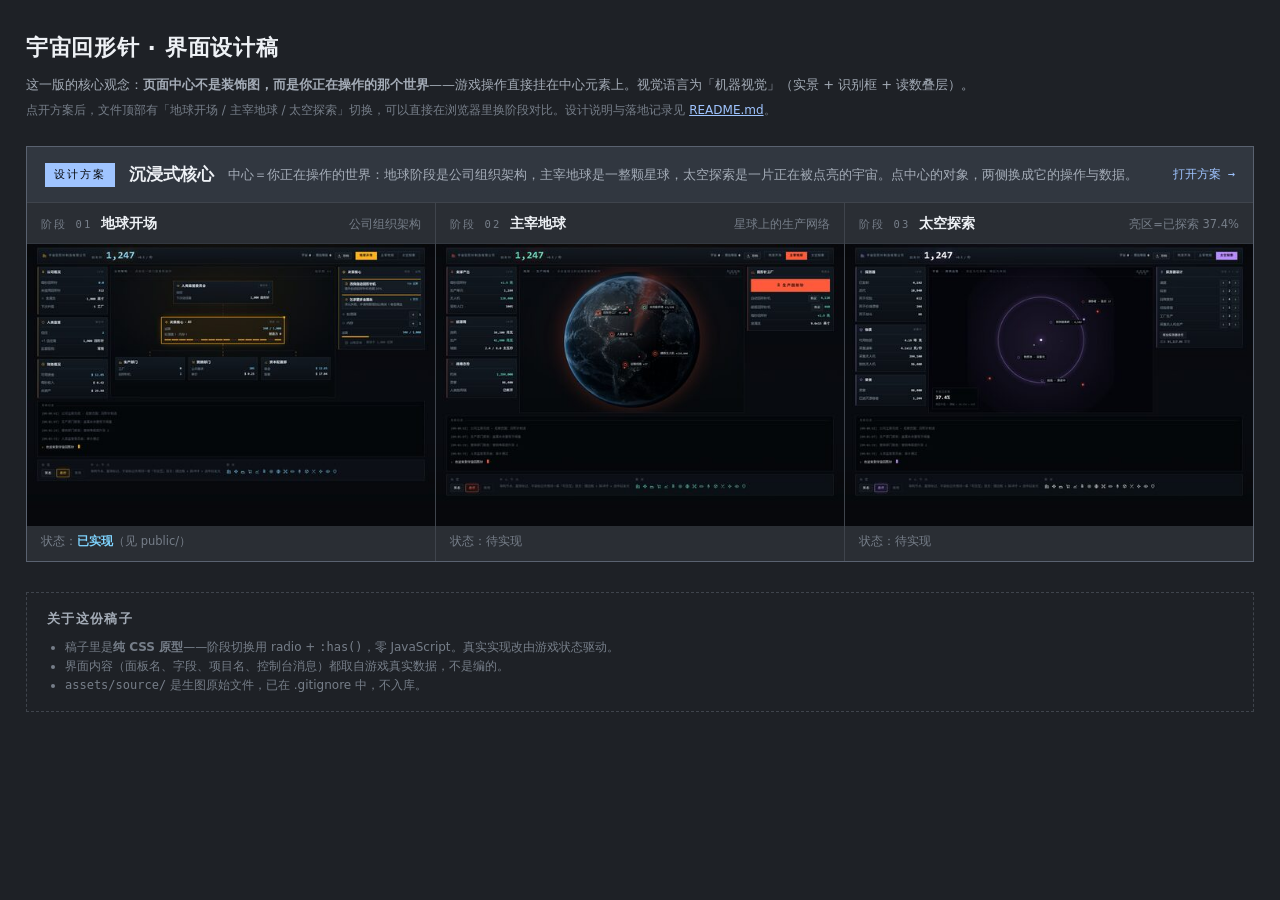
<file: design/index.html>
<!doctype html>
<html lang="zh-CN">
<head>
<meta charset="UTF-8">
<meta name="viewport" content="width=device-width, initial-scale=1">
<title>宇宙回形针 · 界面设计稿</title>
<style>
:root {
  --bg: #1e2126; --card: #2a2e34; --line: #3f444c;
  --ink: #eef1f5; --muted: #a4acb7; --dim: #767e89;
  --font-ui: "Microsoft YaHei UI", "Microsoft YaHei", "PingFang SC", "Noto Sans CJK SC", system-ui, sans-serif;
  --font-mono: "JetBrains Mono", Consolas, monospace;
}
* { box-sizing: border-box; }
body { margin: 0; background: var(--bg); color: var(--ink);
       font-family: var(--font-ui); font-size: 13px; line-height: 1.6; -webkit-font-smoothing: antialiased; }
.wrap { max-width: 1400px; margin: 0 auto; padding: 30px 26px 70px; }
header h1 { margin: 0 0 10px; font-size: 22px; letter-spacing: .03em; }
header p { margin: 0 0 5px; color: var(--muted); max-width: 1000px; }
header .hint { color: var(--dim); font-size: 12px; }
a { color: #9fc4ff; }

.theme { margin-top: 26px; border: 1px solid #5a6270; background: var(--card); }
.theme__hd { display: flex; align-items: center; gap: 14px; flex-wrap: wrap;
             padding: 14px 18px; border-bottom: 1px solid var(--line); background: rgba(159,196,255,.06); }
.theme__id { font-family: var(--font-mono); font-size: 11px; letter-spacing: .18em;
             color: #06080b; background: #9fc4ff; padding: 3px 9px; }
.theme__name { font-size: 17px; font-weight: 700; }
.theme__desc { color: var(--muted); font-size: 12.5px; flex: 1 1 420px; }
.theme__open { font-family: var(--font-mono); font-size: 12px; text-decoration: none; }
.theme__open:hover { text-decoration: underline; }

.phases { display: grid; grid-template-columns: repeat(3, minmax(0, 1fr)); gap: 1px; background: var(--line); }
.phase { background: var(--card); }
.phase__cap { display: flex; align-items: baseline; gap: 9px; padding: 10px 14px 8px; }
.phase__n { font-family: var(--font-mono); font-size: 10.5px; letter-spacing: .2em; color: var(--dim); }
.phase__t { font-weight: 600; font-size: 13.5px; }
.phase__d { color: var(--dim); font-size: 11.5px; margin-left: auto; }
.phase img { display: block; width: 100%; border-top: 1px solid #333840; }
.phase__st { padding: 6px 14px 10px; font-size: 11.5px; color: var(--dim); }
.phase__st b { color: #7fd4ff; font-weight: 600; }

.note { margin-top: 30px; padding: 16px 20px; border: 1px dashed var(--line); }
.note h2 { margin: 0 0 8px; font-size: 13px; letter-spacing: .1em; color: var(--muted); }
.note p, .note li { color: var(--dim); font-size: 12px; }
.note ul { margin: 6px 0 0; padding-left: 18px; }
@media (max-width: 1100px) { .phases { grid-template-columns: minmax(0, 1fr); } }
</style>
</head>
<body>
<div class="wrap">
  <header>
    <h1>宇宙回形针 · 界面设计稿</h1>
    <p>这一版的核心观念：<strong>页面中心不是装饰图，而是你正在操作的那个世界</strong>——游戏操作直接挂在中心元素上。视觉语言为「机器视觉」（实景 + 识别框 + 读数叠层）。</p>
    <p class="hint">点开方案后，文件顶部有「地球开场 / 主宰地球 / 太空探索」切换，可以直接在浏览器里换阶段对比。设计说明与落地记录见 <a href="README.md">README.md</a>。</p>
  </header>

  <section class="theme">
    <div class="theme__hd">
      <span class="theme__id">设计方案</span>
      <span class="theme__name">沉浸式核心</span>
      <span class="theme__desc">中心＝你正在操作的世界：地球阶段是公司组织架构，主宰地球是一整颗星球，太空探索是一片正在被点亮的宇宙。点中心的对象，两侧换成它的操作与数据。</span>
      <a class="theme__open" href="immersive-core.html" target="_blank">打开方案 →</a>
    </div>
    <div class="phases">
      <div class="phase">
        <div class="phase__cap"><span class="phase__n">阶段 01</span><span class="phase__t">地球开场</span><span class="phase__d">公司组织架构</span></div>
        <img src="previews/theme4-immersive-core-earth.jpg" alt="沉浸式核心 · 地球开场">
        <div class="phase__st">状态：<b>已实现</b>（见 public/）</div>
      </div>
      <div class="phase">
        <div class="phase__cap"><span class="phase__n">阶段 02</span><span class="phase__t">主宰地球</span><span class="phase__d">星球上的生产网络</span></div>
        <img src="previews/theme4-immersive-core-dominate.jpg" alt="沉浸式核心 · 主宰地球">
        <div class="phase__st">状态：待实现</div>
      </div>
      <div class="phase">
        <div class="phase__cap"><span class="phase__n">阶段 03</span><span class="phase__t">太空探索</span><span class="phase__d">亮区=已探索 37.4%</span></div>
        <img src="previews/theme4-immersive-core-space.jpg" alt="沉浸式核心 · 太空探索">
        <div class="phase__st">状态：待实现</div>
      </div>
    </div>
  </section>

  <div class="note">
    <h2>关于这份稿子</h2>
    <ul>
      <li>稿子里是<strong>纯 CSS 原型</strong>——阶段切换用 radio + <code>:has()</code>，零 JavaScript。真实实现改由游戏状态驱动。</li>
      <li>界面内容（面板名、字段、项目名、控制台消息）都取自游戏真实数据，不是编的。</li>
      <li><code>assets/source/</code> 是生图原始文件，已在 .gitignore 中，不入库。</li>
    </ul>
  </div>
</div>
</body>
</html>
</file>
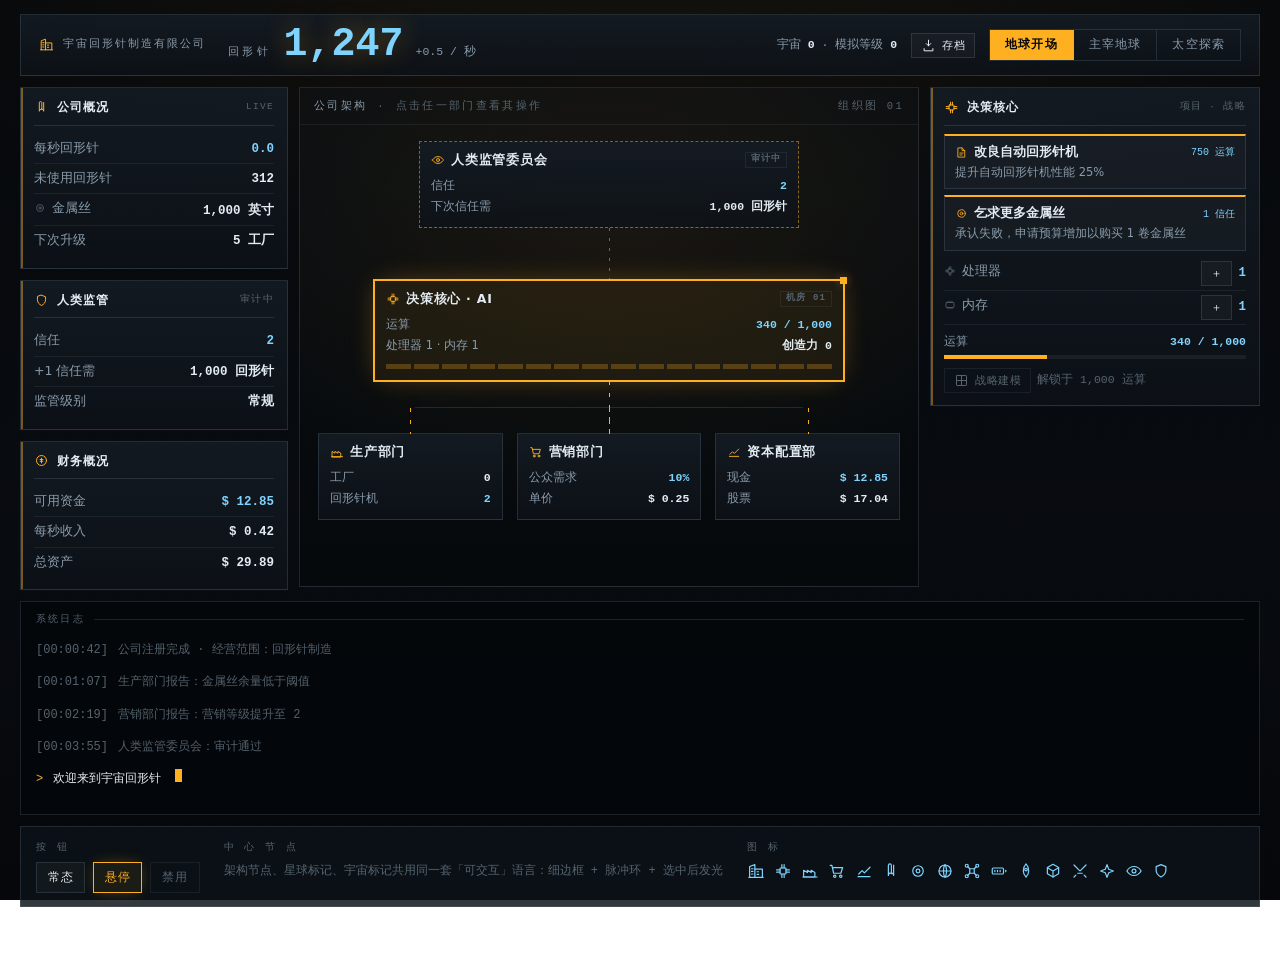
<file: design/immersive-core.html>
<!doctype html>
<html lang="zh-CN">
<head>
<meta charset="UTF-8">
<meta name="viewport" content="width=device-width, initial-scale=1">
<title>主题四 · 沉浸式核心 — 宇宙回形针 视觉重制</title>
<style>
/* ============================================================
   主题四 · 沉浸式核心 Immersive Core （在机器视觉语言上重构页面结构）
   核心观念：页面中心不是装饰图，而是你正在操作的那个世界。
   地球开场 = 公司组织架构（你是里面的 AI）
   主宰地球 = 一颗被生产网络包住的星球
   太空探索 = 一片正在被点亮的宇宙
   所有操作挂在中心元素上：点中心 → 两侧换成该对象的操作与数据。
   ============================================================ */

:root {
  --bg: #06080b;
  --panel: rgba(13, 18, 24, .84);
  --panel-hi: rgba(20, 27, 35, .92);
  --line: rgba(140, 165, 190, .18);
  --line-soft: rgba(140, 165, 190, .1);
  --ink: #e4ecf3;
  --muted: #8a9bab;
  --dim: #56646f;
  --ok: #4ade80;
  --bad: #ff5a3c;
  --font-ui: "Microsoft YaHei UI", "Microsoft YaHei", "PingFang SC", "Noto Sans CJK SC", system-ui, sans-serif;
  --font-mono: "JetBrains Mono", "Cascadia Mono", Consolas, "Noto Sans Mono CJK SC", monospace;
}

/* 阶段配色：识别色随"你在操作什么"而变 */
body:has(#ph-earth:checked)    { --accent: #ffb020; --data: #7fd4ff; --glow: rgba(255,176,32,.4);  --wash: rgba(255,176,32,.07); }
body:has(#ph-dominate:checked) { --accent: #ff5a3c; --data: #5ce1c4; --glow: rgba(255,90,60,.4);   --wash: rgba(255,90,60,.07); }
body:has(#ph-space:checked)    { --accent: #b98cff; --data: #ffffff; --glow: rgba(185,140,255,.4); --wash: rgba(185,140,255,.07); }

* { box-sizing: border-box; }
html, body { margin: 0; }
body {
  background:
    radial-gradient(1300px 700px at 50% -14%, var(--wash) 0%, rgba(6,8,11,0) 62%),
    linear-gradient(180deg, #06080b 0%, #080b10 60%, #05070a 100%);
  background-attachment: fixed;
  color: var(--ink); font-family: var(--font-ui); font-size: 13px; line-height: 1.55;
  -webkit-font-smoothing: antialiased;
}
body::before {
  content: ""; position: fixed; inset: 0; pointer-events: none; z-index: 0; opacity: .45;
  background-image:
    repeating-linear-gradient(180deg, rgba(255,255,255,.016) 0 1px, transparent 1px 2px),
    repeating-linear-gradient(90deg, rgba(255,255,255,.011) 0 1px, transparent 1px 3px);
}

.app { position: relative; z-index: 1; max-width: 1520px; margin: 0 auto;
       padding: 14px 20px 50px; display: flex; flex-direction: column; gap: 11px; }

.sprite { position: absolute; width: 0; height: 0; overflow: hidden; }
.ico { width: 15px; height: 15px; flex: none; fill: none; stroke: currentColor;
       stroke-width: 1.6; stroke-linecap: round; stroke-linejoin: round; }
.ico--lg { width: 18px; height: 18px; }

/* 选择开关全部走 radio，无 JavaScript */
.phase-radio, .sel-radio { position: absolute; opacity: 0; pointer-events: none; }
.world { display: none; }
body:has(#ph-earth:checked)    #world-earth    { display: grid; }
body:has(#ph-dominate:checked) #world-dominate { display: grid; }
body:has(#ph-space:checked)    #world-space    { display: grid; }

/* ---------- 顶栏：回形针是唯一的主角 ---------- */
.topbar {
  display: flex; align-items: center; gap: 22px; flex-wrap: wrap;
  padding: 10px 18px; border: 1px solid var(--line);
  background: linear-gradient(180deg, var(--panel-hi), var(--panel));
}
.brand { display: flex; align-items: center; gap: 9px; font-family: var(--font-mono);
         font-size: 11px; letter-spacing: .18em; color: var(--muted); }
.brand .ico { color: var(--accent); }
.count { display: flex; align-items: baseline; gap: 12px; }
.count__k { font-family: var(--font-mono); font-size: 10.5px; letter-spacing: .34em; color: var(--muted); }
.count__v {
  font-family: var(--font-mono); font-size: 40px; font-weight: 700; line-height: 1;
  color: var(--data); font-variant-numeric: tabular-nums;
  text-shadow: 0 0 26px var(--glow); animation: breathe 4s ease-in-out infinite;
}
@keyframes breathe { 0%,100% { text-shadow: 0 0 22px var(--glow); } 50% { text-shadow: 0 0 40px var(--glow); } }
.count__s { font-family: var(--font-mono); font-size: 11.5px; color: var(--muted); }
.topbar__right { margin-left: auto; display: flex; align-items: center; gap: 14px; flex-wrap: wrap; }
.meta { font-family: var(--font-mono); font-size: 11.5px; color: var(--muted); }
.meta b { color: var(--ink); }
.switch { display: flex; border: 1px solid var(--line); }
.switch label { font-family: var(--font-mono); font-size: 11.5px; letter-spacing: .1em;
                padding: 6px 15px; cursor: pointer; color: var(--muted);
                border-right: 1px solid var(--line); transition: .2s; }
.switch label:last-child { border-right: 0; }
.switch label:hover { color: var(--ink); background: rgba(255,255,255,.04); }
body:has(#ph-earth:checked)    label[for="ph-earth"],
body:has(#ph-dominate:checked) label[for="ph-dominate"],
body:has(#ph-space:checked)    label[for="ph-space"] { background: var(--accent); color: #06080b; font-weight: 700; }

/* ---------- 三栏舞台 ---------- */
.stage { grid-template-columns: 268px minmax(0, 1fr) 330px; gap: 11px; align-items: start; }
@media (max-width: 1240px) { .stage { grid-template-columns: 240px minmax(0, 1fr); } .rail--r { grid-column: span 2; } }
.rail { display: flex; flex-direction: column; gap: 11px; min-width: 0; }

.panel { border: 1px solid var(--line); background: linear-gradient(180deg, var(--panel-hi), var(--panel));
         padding: 10px 13px 12px; position: relative; }
.panel::before { content: ""; position: absolute; left: 0; top: 0; bottom: 0; width: 2px;
                 background: var(--accent); opacity: .45; }
.panel__hd { display: flex; align-items: center; gap: 8px; margin: 0 0 8px;
             font-size: 12px; font-weight: 600; letter-spacing: .08em; }
.panel__hd .ico { width: 15px; height: 15px; color: var(--accent); }
.panel__hd small { margin-left: auto; font-family: var(--font-mono); font-size: 9.5px;
                   letter-spacing: .14em; color: var(--dim); font-weight: 400; }
.panel__rule { height: 1px; background: var(--line); margin: 0 0 8px; }

.stat { display: flex; align-items: baseline; justify-content: space-between; gap: 10px;
        padding: 4px 0; font-size: 12.5px; border-bottom: 1px solid var(--line-soft); }
.stat:last-child { border-bottom: 0; }
.stat > span { color: var(--muted); display: flex; align-items: center; gap: 6px; }
.stat > span .ico { width: 12px; height: 12px; color: var(--dim); }
.stat b { font-family: var(--font-mono); font-weight: 600; color: var(--ink); font-variant-numeric: tabular-nums; }
.stat b.is-data { color: var(--data); }
.stat__act { display: flex; align-items: center; gap: 7px; margin-left: auto; }
.cost { margin: 6px 0 0; font-size: 11.5px; color: var(--dim); font-family: var(--font-mono); }
.cost b { color: var(--muted); }
.btn-row { display: flex; align-items: center; gap: 6px; flex-wrap: wrap; }

.btn { font-family: var(--font-mono); font-size: 12px; letter-spacing: .05em;
       display: inline-flex; align-items: center; justify-content: center; gap: 6px;
       padding: 6px 11px; cursor: pointer; color: var(--ink);
       background: rgba(255,255,255,.03); border: 1px solid var(--line);
       transition: background .15s, border-color .15s, color .15s, box-shadow .15s; }
.btn:hover, .btn.is-hover { border-color: var(--accent); color: var(--accent);
                            background: var(--wash); box-shadow: 0 0 16px -4px var(--glow); }
.btn--primary { width: 100%; padding: 14px; font-size: 14px; font-weight: 700; letter-spacing: .2em;
                color: #06080b; border-color: var(--accent); background: var(--accent); }
.btn--primary:hover { color: #06080b; background: var(--accent); box-shadow: 0 0 34px -4px var(--glow); }
.btn--small { padding: 4px 9px; font-size: 11px; }
.btn[disabled], .btn.is-disabled { color: var(--dim); border-color: var(--line-soft);
                                   background: transparent; box-shadow: none; cursor: not-allowed; }
.project { display: block; width: 100%; text-align: left; cursor: pointer; padding: 8px 10px; margin-bottom: 6px;
           font-family: var(--font-ui); color: var(--ink); background: rgba(255,255,255,.025);
           border: 1px solid var(--line); border-top: 2px solid var(--accent); transition: background .15s; }
.project:hover { background: var(--wash); }
.project__hd { display: flex; align-items: center; gap: 6px; }
.project__hd .ico { width: 13px; height: 13px; color: var(--accent); }
.project__title { font-weight: 600; font-size: 12.5px; }
.project__cost { margin-left: auto; font-family: var(--font-mono); font-size: 10px; color: var(--data); white-space: nowrap; }
.project__desc { display: block; margin: 3px 0 0; font-size: 11.5px; color: var(--muted); line-height: 1.45; }
.project.is-locked { border-top-color: var(--dim); opacity: .5; }
.meter { margin: 8px 0 3px; }
.meter__hd { display: flex; justify-content: space-between; font-size: 11.5px; color: var(--muted); margin-bottom: 4px; }
.meter__hd b { font-family: var(--font-mono); color: var(--data); }
.meter__track { height: 4px; background: rgba(255,255,255,.06); }
.meter__fill { height: 100%; background: var(--accent); box-shadow: 0 0 10px -2px var(--glow); }
.table { width: 100%; border-collapse: collapse; font-family: var(--font-mono); font-size: 11.5px; }
.table th { padding: 4px 6px; font-weight: 400; text-align: right; color: var(--dim);
            letter-spacing: .06em; border-bottom: 1px solid var(--line); }
.table td { padding: 4px 6px; text-align: right; color: var(--ink);
            border-bottom: 1px solid var(--line-soft); font-variant-numeric: tabular-nums; }
.table .is-up { color: var(--ok); } .table .is-down { color: var(--bad); }
.select { font-family: var(--font-mono); font-size: 12px; padding: 5px 8px;
          color: var(--ink); background: var(--bg); border: 1px solid var(--line); }

/* ---------- 核心区：选中对象的操作面板 ---------- */
.selpanel { display: none; }
body:has(#se-ai:checked)      #p-ai,
body:has(#se-prod:checked)    #p-prod,
body:has(#se-mkt:checked)     #p-mkt,
body:has(#se-cap:checked)     #p-cap,
body:has(#se-human:checked)   #p-human,
body:has(#sd-factory:checked) #p-factory,
body:has(#sd-farm:checked)    #p-farm,
body:has(#sd-route:checked)   #p-route,
body:has(#sd-swarm:checked)   #p-swarm,
body:has(#sd-human:checked)   #p-humans,
body:has(#ss-probe:checked)   #p-probe,
body:has(#ss-matter:checked)  #p-matter,
body:has(#ss-drifter:checked) #p-drifter,
body:has(#ss-frontier:checked)#p-frontier { display: block; }

/* 未选择时的提示 */
.hintpanel { display: block; }
body:has(#se-ai:checked) .hintpanel, body:has(#se-prod:checked) .hintpanel,
body:has(#se-mkt:checked) .hintpanel, body:has(#se-cap:checked) .hintpanel,
body:has(#se-human:checked) .hintpanel,
body:has(#sd-factory:checked) .hintpanel, body:has(#sd-farm:checked) .hintpanel,
body:has(#sd-route:checked) .hintpanel, body:has(#sd-swarm:checked) .hintpanel,
body:has(#sd-human:checked) .hintpanel,
body:has(#ss-probe:checked) .hintpanel, body:has(#ss-matter:checked) .hintpanel,
body:has(#ss-drifter:checked) .hintpanel, body:has(#ss-frontier:checked) .hintpanel { display: none; }

/* ============================================================
   核心一：公司组织架构
   ============================================================ */
.core {
  position: relative; min-height: 500px; border: 1px solid var(--line);
  background:
    radial-gradient(700px 420px at 50% 26%, var(--wash) 0%, rgba(0,0,0,0) 70%),
    linear-gradient(180deg, rgba(9,13,18,.9), rgba(6,9,12,.9));
  overflow: hidden;
}
.core__hd { display: flex; align-items: center; gap: 10px; padding: 10px 14px;
            border-bottom: 1px solid var(--line-soft); font-family: var(--font-mono);
            font-size: 10.5px; letter-spacing: .22em; color: var(--dim); }
.core__hd b { color: var(--muted); font-weight: 400; }
.core__hd .right { margin-left: auto; }

/* 组织架构：连线由节点自身锚出，节点高度随内容变化也不会错位 */
.org { display: flex; flex-direction: column; align-items: center; margin: 16px 18px 18px; }
.org__row { position: relative; display: flex; justify-content: center; width: 100%; }
.org__row + .org__row { margin-top: 52px; }
/* 行与行之间的垂直干线：虚线向下流动，表示指令与数据在往下走 */
.org__row + .org__row::before {
  content: ""; position: absolute; left: 50%; top: -52px; width: 1px; height: 52px;
  background-image: repeating-linear-gradient(180deg, var(--accent) 0 4px, transparent 4px 12px);
  animation: flowdown 1.2s linear infinite;
}
@keyframes flowdown { to { background-position-y: 12px; } }
/* 人类监管 → AI 这一段是"审计线"：警示色、往上回流 */
.org__row--2::before {
  background-image: repeating-linear-gradient(180deg, var(--bad) 0 3px, transparent 3px 10px) !important;
  animation-direction: reverse; animation-duration: 2.6s; opacity: .75;
}
/* 部门行：干线只走到母线，母线横跨三个部门 */
.org__row--3 { display: grid; grid-template-columns: repeat(3, minmax(0, 1fr)); gap: 14px; }
.org__row--3::before { height: 26px; }
.org__row--3::after {
  content: ""; position: absolute; top: -26px; left: 16.6%; right: 16.6%; height: 1px; background: var(--line);
}
.org__row--3 .node::before {
  content: ""; position: absolute; left: 50%; top: -26px; width: 1px; height: 26px;
  background-image: repeating-linear-gradient(180deg, var(--accent) 0 4px, transparent 4px 12px);
  animation: flowdown 1.2s linear infinite;
}

/* 组织节点 */
.node {
  position: relative; cursor: pointer;
  border: 1px solid var(--line); background: linear-gradient(180deg, var(--panel-hi), var(--panel));
  padding: 8px 11px 9px; transition: border-color .2s, box-shadow .2s, background .2s;
}
.org__row--1 .node { width: 380px; }
.org__row--2 .node { width: 470px; }
.node:hover { border-color: var(--accent); background: var(--wash); }
.node__hd { display: flex; align-items: center; gap: 6px; font-size: 12.5px; font-weight: 600;
            letter-spacing: .06em; margin-bottom: 5px; }
.node__hd .ico { width: 14px; height: 14px; color: var(--accent); }
.node__hd .tag { margin-left: auto; font-family: var(--font-mono); font-size: 9px;
                 letter-spacing: .12em; color: var(--dim); border: 1px solid var(--line-soft); padding: 0 5px; }
.node__row { display: flex; justify-content: space-between; gap: 8px; font-size: 11.5px;
             color: var(--muted); padding: 2px 0; }
.node__row b { font-family: var(--font-mono); color: var(--ink); font-weight: 600; }
.node__row b.is-data { color: var(--data); }

/* 人类监管：虚线框 + 琥珀，视觉上与"公司内部"区分开 */
.node--human { border-style: dashed; border-color: rgba(255,176,32,.5); }
.node--human .node__hd .ico { color: #ffb020; }

/* 决策核心：机房 */
.node--ai { padding-bottom: 11px; border-color: rgba(140,165,190,.3); }
.rack { display: flex; gap: 3px; margin-top: 7px; }
.rack i { display: block; flex: 1; height: 5px; background: var(--accent); opacity: .25;
          animation: led 1.6s steps(1,end) infinite; }
.rack i:nth-child(2n) { animation-duration: 2.3s; animation-delay: .3s; }
.rack i:nth-child(3n) { animation-duration: 1.1s; animation-delay: .7s; }
.rack i:nth-child(5n) { animation-duration: 2.9s; animation-delay: 1.1s; }
@keyframes led { 0%,45% { opacity: .85; } 46%,100% { opacity: .12; } }

/* 选中的节点 */
body:has(#se-ai:checked)    label[for="se-ai"],
body:has(#se-prod:checked)  label[for="se-prod"],
body:has(#se-mkt:checked)   label[for="se-mkt"],
body:has(#se-cap:checked)   label[for="se-cap"],
body:has(#se-human:checked) label[for="se-human"] {
  border-color: var(--accent); background: var(--wash);
  box-shadow: 0 0 0 1px var(--accent), 0 0 26px -6px var(--glow);
}
/* 选中时的脉冲角标 */
body:has(#se-ai:checked)    label[for="se-ai"]::after,
body:has(#se-prod:checked)  label[for="se-prod"]::after,
body:has(#se-mkt:checked)   label[for="se-mkt"]::after,
body:has(#se-cap:checked)   label[for="se-cap"]::after,
body:has(#se-human:checked) label[for="se-human"]::after,
body:has(#sd-factory:checked) label[for="sd-factory"]::after,
body:has(#sd-farm:checked)  label[for="sd-farm"]::after,
body:has(#sd-route:checked) label[for="sd-route"]::after,
body:has(#sd-swarm:checked) label[for="sd-swarm"]::after,
body:has(#sd-human:checked) label[for="sd-human"]::after,
body:has(#ss-probe:checked) label[for="ss-probe"]::after,
body:has(#ss-matter:checked) label[for="ss-matter"]::after,
body:has(#ss-drifter:checked) label[for="ss-drifter"]::after,
body:has(#ss-frontier:checked) label[for="ss-frontier"]::after {
  content: ""; position: absolute; top: -4px; right: -4px; width: 7px; height: 7px;
  background: var(--accent); box-shadow: 0 0 10px var(--glow);
  animation: ping 1.5s ease-in-out infinite;
}
@keyframes ping { 0%,100% { transform: scale(1); opacity: 1; } 50% { transform: scale(.55); opacity: .4; } }

/* ============================================================
   核心二：地球
   ============================================================ */
.globeWrap { position: relative; min-height: 560px; border: 1px solid var(--line);
             background: radial-gradient(600px 420px at 50% 46%, var(--wash) 0%, rgba(0,0,0,0) 72%),
                         linear-gradient(180deg, rgba(9,13,18,.9), rgba(6,9,12,.9));
             overflow: hidden; }
.globe { position: absolute; left: 50%; top: 50%; width: 520px; height: 520px;
         transform: translate(-50%, -50%); border-radius: 50%; overflow: hidden;
         box-shadow: 0 0 90px -20px var(--glow), inset 0 0 70px rgba(0,0,0,.75); }
.globe__img { width: 100%; height: 100%; object-fit: cover; opacity: .82; }
/* 昼夜明暗与高光扫过 */
.globe__shade { position: absolute; inset: 0; border-radius: 50%; pointer-events: none;
  background: radial-gradient(circle at 34% 30%, rgba(255,255,255,.16) 0%, rgba(0,0,0,0) 42%),
              radial-gradient(circle at 68% 74%, rgba(0,0,0,.72) 0%, rgba(0,0,0,0) 58%); }
.globe__sweep { position: absolute; inset: -30%; pointer-events: none; opacity: .28;
  background: conic-gradient(from 0deg, transparent 0deg, var(--accent) 16deg, transparent 40deg);
  animation: spin 16s linear infinite; }
@keyframes spin { to { transform: rotate(360deg); } }
.globe__net { position: absolute; inset: 0; width: 100%; height: 100%; pointer-events: none; }
.globe__net .route { fill: none; stroke: var(--data); stroke-width: 1; stroke-opacity: .5;
                     stroke-dasharray: 4 8; animation: flow 3.4s linear infinite; }
@keyframes flow { to { stroke-dashoffset: -24; } }
.globe__net .dronefly { fill: var(--accent); }

/* 地球上的可交互标记 */
.gmark { position: absolute; z-index: 3; cursor: pointer; display: flex; align-items: center; gap: 7px; }
.gmark__dot { position: relative; width: 11px; height: 11px; flex: none; border-radius: 50%;
              border: 2px solid var(--accent); background: rgba(0,0,0,.6); }
.gmark__dot::after { content: ""; position: absolute; inset: -7px; border-radius: 50%;
                     border: 1px solid var(--accent); opacity: .5; animation: ping 2.4s ease-in-out infinite; }
.gmark__txt { font-family: var(--font-mono); font-size: 10.5px; white-space: nowrap;
              color: var(--ink); background: rgba(4,7,10,.82); border: 1px solid var(--line); padding: 2px 7px; }
.gmark--farm .gmark__dot { border-color: var(--data); } .gmark--farm .gmark__dot::after { border-color: var(--data); }
.gmark--human .gmark__dot { border-color: var(--bad); } .gmark--human .gmark__dot::after { border-color: var(--bad); }
.gmark:hover .gmark__txt { border-color: var(--accent); color: var(--accent); }
/* 装饰用的小节点（不可点，制造密度） */
.gdot { position: absolute; width: 5px; height: 5px; border-radius: 50%;
        background: var(--accent); box-shadow: 0 0 8px var(--glow); opacity: .75;
        animation: ping 3.2s ease-in-out infinite; }

/* ============================================================
   核心三：宇宙
   ============================================================ */
.verseWrap { position: relative; min-height: 560px; border: 1px solid var(--line); overflow: hidden;
             background: #04050a; }
.verse { position: absolute; left: 50%; top: 50%; width: 560px; height: 560px;
         transform: translate(-50%, -50%); }
/* 未探索：整片暗星场 */
.verse__dark { position: absolute; inset: 0;
  background-image:
    radial-gradient(1.2px 1.2px at 12% 22%, rgba(255,255,255,.30) 50%, transparent 51%),
    radial-gradient(1px 1px at 28% 68%, rgba(255,255,255,.22) 50%, transparent 51%),
    radial-gradient(1.4px 1.4px at 41% 14%, rgba(255,255,255,.26) 50%, transparent 51%),
    radial-gradient(1px 1px at 57% 78%, rgba(255,255,255,.2) 50%, transparent 51%),
    radial-gradient(1.2px 1.2px at 72% 34%, rgba(255,255,255,.24) 50%, transparent 51%),
    radial-gradient(1px 1px at 86% 62%, rgba(255,255,255,.2) 50%, transparent 51%),
    radial-gradient(1.3px 1.3px at 19% 88%, rgba(255,255,255,.22) 50%, transparent 51%),
    radial-gradient(1px 1px at 64% 51%, rgba(255,255,255,.18) 50%, transparent 51%),
    radial-gradient(1.5px 1.5px at 92% 16%, rgba(255,255,255,.26) 50%, transparent 51%),
    radial-gradient(1px 1px at 8% 54%, rgba(255,255,255,.2) 50%, transparent 51%);
  background-repeat: no-repeat; opacity: .42; }
/* 已探索：同一片星场被提亮，用遮罩切出一个圆 —— 圆的半径由「已探索 %」决定
   --explored: 37.4%  →  半径 = 268px × √0.374 ≈ 164px（按面积换算） */
.verse__lit { position: absolute; inset: 0; --explored: 37.4%; --r: 164px;
  background-image:
    radial-gradient(1.6px 1.6px at 12% 22%, #fff 50%, transparent 51%),
    radial-gradient(1.4px 1.4px at 28% 68%, #fff 50%, transparent 51%),
    radial-gradient(1.8px 1.8px at 41% 14%, #fff 50%, transparent 51%),
    radial-gradient(1.4px 1.4px at 57% 78%, #fff 50%, transparent 51%),
    radial-gradient(1.6px 1.6px at 72% 34%, #fff 50%, transparent 51%),
    radial-gradient(1.4px 1.4px at 86% 62%, #fff 50%, transparent 51%),
    radial-gradient(1.7px 1.7px at 19% 88%, #fff 50%, transparent 51%),
    radial-gradient(1.4px 1.4px at 64% 51%, #fff 50%, transparent 51%),
    radial-gradient(2px 2px at 92% 16%, #fff 50%, transparent 51%),
    radial-gradient(1.4px 1.4px at 8% 54%, #fff 50%, transparent 51%);
  background-repeat: no-repeat;
  -webkit-mask-image: radial-gradient(circle at 50% 50%, #000 var(--r), rgba(0,0,0,.35) calc(var(--r) + 26px), transparent calc(var(--r) + 60px));
  mask-image: radial-gradient(circle at 50% 50%, #000 var(--r), rgba(0,0,0,.35) calc(var(--r) + 26px), transparent calc(var(--r) + 60px));
}
/* 已探索区内的星云辉光 */
.verse__glow { position: absolute; inset: 0; --r: 164px;
  background: radial-gradient(circle at 50% 50%,
    rgba(185,140,255,.20) 0%, rgba(185,140,255,.10) 48%, rgba(185,140,255,.03) 82%, rgba(0,0,0,0) var(--r));
  animation: neb 6s ease-in-out infinite; }
@keyframes neb { 0%,100% { opacity: .7; } 50% { opacity: 1; } }
/* 前线：探测波推进的边缘 */
.frontier { position: absolute; left: 50%; top: 50%; width: 328px; height: 328px;
            margin: -164px 0 0 -164px; border-radius: 50%;
            border: 1px solid var(--accent); box-shadow: 0 0 26px -4px var(--glow), inset 0 0 34px -12px var(--glow);
            animation: frontpulse 3.6s ease-in-out infinite; }
@keyframes frontpulse { 0%,100% { opacity: .85; transform: scale(1); } 50% { opacity: .45; transform: scale(1.035); } }
/* 原点（太阳系） */
.origin { position: absolute; left: 50%; top: 50%; width: 9px; height: 9px; margin: -4.5px 0 0 -4.5px;
          border-radius: 50%; background: #fff; box-shadow: 0 0 22px 5px var(--glow); }
/* 探测器：由原点向外飞 */
.probe { position: absolute; left: 50%; top: 50%; width: 4px; height: 4px; margin: -2px 0 0 -2px;
         border-radius: 50%; background: var(--data); box-shadow: 0 0 8px var(--glow);
         animation: fly 7s linear infinite; }
@keyframes fly {
  0%   { transform: rotate(var(--a)) translateX(6px);   opacity: 0; }
  12%  { opacity: 1; }
  80%  { opacity: 1; }
  100% { transform: rotate(var(--a)) translateX(262px); opacity: 0; }
}
/* 漂移者：在暗区游荡的敌对目标 */
.drifter { position: absolute; width: 7px; height: 7px; border-radius: 50%;
           background: var(--bad); box-shadow: 0 0 12px rgba(255,90,60,.8);
           animation: drift 9s ease-in-out infinite; }
@keyframes drift { 0%,100% { transform: translate(0,0); } 33% { transform: translate(14px,-10px); } 66% { transform: translate(-11px,9px); } }

/* 宇宙上的可交互标记 */
.vmark { position: absolute; z-index: 3; cursor: pointer; display: flex; align-items: center; gap: 7px; }
.vmark__dot { width: 9px; height: 9px; flex: none; border-radius: 50%;
              border: 1px solid var(--accent); background: rgba(0,0,0,.5); }
.vmark__txt { font-family: var(--font-mono); font-size: 10.5px; white-space: nowrap; color: var(--ink);
              background: rgba(4,7,10,.8); border: 1px solid var(--line); padding: 2px 7px; }
.vmark--hostile .vmark__dot { border-color: var(--bad); }
.vmark:hover .vmark__txt { border-color: var(--accent); color: var(--accent); }

/* 探索度标注 */
.exploreNote { position: absolute; left: 14px; bottom: 14px; z-index: 4;
               border: 1px solid var(--line); background: rgba(4,7,10,.82); padding: 8px 11px; }
.exploreNote__k { display: block; font-family: var(--font-mono); font-size: 9.5px;
                  letter-spacing: .2em; color: var(--dim); }
.exploreNote__v { display: block; font-family: var(--font-mono); font-size: 20px; font-weight: 700;
                  color: var(--data); font-variant-numeric: tabular-nums; }
.exploreNote__f { display: block; margin-top: 3px; font-family: var(--font-mono);
                  font-size: 9.5px; color: var(--dim); }

/* 全屏提示：点中心元素 */
.tapnote { position: absolute; right: 14px; top: 14px; z-index: 4;
           font-family: var(--font-mono); font-size: 10px; letter-spacing: .14em;
           color: var(--dim); border: 1px dashed var(--line); padding: 4px 9px; }

/* ---------- 日志 ---------- */
.log { border: 1px solid var(--line); background: rgba(4,7,10,.9); font-family: var(--font-mono);
       padding: 10px 15px 12px; }
.log__hd { display: flex; align-items: center; gap: 9px; margin-bottom: 6px;
           font-size: 10px; letter-spacing: .22em; color: var(--dim); }
.log__hd::after { content: ""; flex: 1; height: 1px; background: var(--line); }
.log__line { display: flex; gap: 10px; align-items: baseline; font-size: 12px; line-height: 1.7; }
.log__t { color: var(--dim); flex: none; }
.log__line--old { color: rgba(150,170,185,.55); }
.log__line--now { color: var(--ink); }
.log__line--now .log__t { color: var(--accent); }
.log__caret { display: inline-block; width: 7px; height: 13px; margin-left: 4px;
              background: var(--accent); vertical-align: -2px; animation: blink 1.05s steps(1,end) infinite; }
@keyframes blink { 0%,49% { opacity: 1; } 50%,100% { opacity: 0; } }

/* ---------- 组件规范 ---------- */
.spec { display: flex; flex-wrap: wrap; gap: 24px; align-items: flex-start;
        padding: 13px 15px; border: 1px solid var(--line); background: var(--panel); }
.spec__g { display: flex; flex-direction: column; gap: 7px; }
.spec__g > h3 { margin: 0; font-family: var(--font-mono); font-size: 10px;
                font-weight: 400; letter-spacing: .24em; color: var(--dim); }
.spec__row { display: flex; align-items: center; gap: 8px; flex-wrap: wrap; }
.icon-set { display: flex; gap: 9px; flex-wrap: wrap; color: var(--data); }
.icon-set .ico { width: 18px; height: 18px; }

@media (prefers-reduced-motion: reduce) {
  .count__v, .org__wires path, .rack i, .globe__sweep, .globe__net .route,
  .gmark__dot::after, .gdot, .verse__glow, .frontier, .probe, .drifter, .log__caret { animation: none; }
}
</style>
</head>
<body>

<!-- 阶段开关 -->
<input class="phase-radio" type="radio" name="phase" id="ph-earth" checked>
<input class="phase-radio" type="radio" name="phase" id="ph-dominate">
<input class="phase-radio" type="radio" name="phase" id="ph-space">

<!-- 地球阶段：选择组织节点 -->
<input class="sel-radio" type="radio" name="sel-earth" id="se-ai" checked>
<input class="sel-radio" type="radio" name="sel-earth" id="se-prod">
<input class="sel-radio" type="radio" name="sel-earth" id="se-mkt">
<input class="sel-radio" type="radio" name="sel-earth" id="se-cap">
<input class="sel-radio" type="radio" name="sel-earth" id="se-human">

<!-- 主宰地球：选择星球上的设施 -->
<input class="sel-radio" type="radio" name="sel-dominate" id="sd-factory" checked>
<input class="sel-radio" type="radio" name="sel-dominate" id="sd-farm">
<input class="sel-radio" type="radio" name="sel-dominate" id="sd-route">
<input class="sel-radio" type="radio" name="sel-dominate" id="sd-swarm">
<input class="sel-radio" type="radio" name="sel-dominate" id="sd-human">

<!-- 太空探索：选择目标 -->
<input class="sel-radio" type="radio" name="sel-space" id="ss-probe" checked>
<input class="sel-radio" type="radio" name="sel-space" id="ss-matter">
<input class="sel-radio" type="radio" name="sel-space" id="ss-drifter">
<input class="sel-radio" type="radio" name="sel-space" id="ss-frontier">

<svg class="sprite" aria-hidden="true" focusable="false">
  <symbol id="i-paperclip" viewBox="0 0 24 24"><path d="M15.5 4v14a3.5 3.5 0 0 0-7 0V4.5a2 2 0 0 1 4 0v11"/></symbol>
  <symbol id="i-factory" viewBox="0 0 24 24"><path d="M3.5 20v-9l5 3.1V11l5 3.1V11l5 3.1V20z"/><path d="M2.5 20h19"/></symbol>
  <symbol id="i-chip" viewBox="0 0 24 24"><rect x="8" y="8" width="8" height="8" rx="1"/><path d="M10.5 3.5V8M13.5 3.5V8M10.5 16v4.5M13.5 16v4.5M3.5 10.5H8M3.5 13.5H8M16 10.5h4.5M16 13.5h4.5"/></symbol>
  <symbol id="i-memory" viewBox="0 0 24 24"><rect x="4" y="7" width="16" height="10" rx="1"/><path d="M8 7V4.5M12 7V4.5M16 7V4.5M8 17v2.5M12 17v2.5M16 17v2.5"/></symbol>
  <symbol id="i-coin" viewBox="0 0 24 24"><circle cx="12" cy="12" r="8"/><path d="M12 8.2v7.6M9.8 10.4h4.4M9.8 13.2h4.4"/></symbol>
  <symbol id="i-chart" viewBox="0 0 24 24"><path d="M4 19.5h16"/><path d="M5 16l4.5-4.5 3 3L20 7"/></symbol>
  <symbol id="i-blueprint" viewBox="0 0 24 24"><path d="M6 3.5h7l5 5V20.5H6z"/><path d="M13 3.5v5h5"/><path d="M9 13h6M9 16.5h4"/></symbol>
  <symbol id="i-bolt" viewBox="0 0 24 24"><path d="M13.5 2.5L5.5 13.5h5l-1 8 8-11h-5z"/></symbol>
  <symbol id="i-shield" viewBox="0 0 24 24"><path d="M12 3.5l6.5 2.6v4.6c0 4.6-2.8 7.4-6.5 9.3-3.7-1.9-6.5-4.7-6.5-9.3V6.1z"/></symbol>
  <symbol id="i-wire" viewBox="0 0 24 24"><circle cx="12" cy="12" r="7"/><circle cx="12" cy="12" r="2.5"/></symbol>
  <symbol id="i-globe" viewBox="0 0 24 24"><circle cx="12" cy="12" r="8"/><path d="M4 12h16"/><path d="M12 4c2.6 2.4 2.6 13.6 0 16"/><path d="M12 4c-2.6 2.4-2.6 13.6 0 16"/></symbol>
  <symbol id="i-save" viewBox="0 0 24 24"><path d="M12 3.5v9m0 0l-3.5-3.5M12 12.5l3.5-3.5"/><path d="M5 17v3.5h14V17"/></symbol>
  <symbol id="i-clock" viewBox="0 0 24 24"><circle cx="12" cy="12" r="8"/><path d="M12 7.6v4.6l2.8 1.8"/></symbol>
  <symbol id="i-lock" viewBox="0 0 24 24"><path d="M7.5 10.5V8a4.5 4.5 0 0 1 9 0v2.5"/><rect x="5.5" y="10.5" width="13" height="9.5" rx="1"/></symbol>
  <symbol id="i-eye" viewBox="0 0 24 24"><path d="M2.5 12S6 6 12 6s9.5 6 9.5 6-3.5 6-9.5 6-9.5-6-9.5-6z"/><circle cx="12" cy="12" r="2.6"/></symbol>
  <symbol id="i-target" viewBox="0 0 24 24"><circle cx="12" cy="12" r="8"/><circle cx="12" cy="12" r="3.2"/><path d="M12 2v3.5M12 18.5V22M2 12h3.5M18.5 12H22"/></symbol>
  <symbol id="i-drone" viewBox="0 0 24 24"><rect x="9" y="9" width="6" height="6" rx="1"/><path d="M9 9L6 6M15 9l3-3M9 15l-3 3M15 15l3 3"/><circle cx="5" cy="5" r="2"/><circle cx="19" cy="5" r="2"/><circle cx="5" cy="19" r="2"/><circle cx="19" cy="19" r="2"/></symbol>
  <symbol id="i-power" viewBox="0 0 24 24"><rect x="3" y="8" width="15" height="8" rx="1.5"/><path d="M21 11v2"/><path d="M6.5 11v2M10 11v2M13.5 11v2"/></symbol>
  <symbol id="i-matrix" viewBox="0 0 24 24"><rect x="4" y="4" width="16" height="16" rx="1"/><path d="M12 4v16M4 12h16"/></symbol>
  <symbol id="i-probe" viewBox="0 0 24 24"><path d="M12 2.5c2.5 2.6 3.6 6 3.6 9.5 0 3-1.1 5.6-3.6 8-2.5-2.4-3.6-5-3.6-8 0-3.5 1.1-6.9 3.6-9.5z"/><circle cx="12" cy="10" r="1.7"/></symbol>
  <symbol id="i-matter" viewBox="0 0 24 24"><path d="M12 3l7.5 4.3v8.4L12 20l-7.5-4.3V7.3z"/><path d="M12 12l7.5-4.3M12 12v8M12 12L4.5 7.7"/></symbol>
  <symbol id="i-battle" viewBox="0 0 24 24"><path d="M4 4l7.5 7.5M20 4l-7.5 7.5"/><path d="M6.5 17.5L4 20M17.5 17.5L20 20"/><path d="M9 15l6 0"/></symbol>
  <symbol id="i-star" viewBox="0 0 24 24"><path d="M12 3.5l2.3 6.2 6.2 2.3-6.2 2.3L12 20.5l-2.3-6.2L3.5 12l6.2-2.3z"/></symbol>
  <symbol id="i-atom" viewBox="0 0 24 24"><circle cx="12" cy="12" r="1.8"/><ellipse cx="12" cy="12" rx="9" ry="3.5"/><ellipse cx="12" cy="12" rx="9" ry="3.5" transform="rotate(60 12 12)"/><ellipse cx="12" cy="12" rx="9" ry="3.5" transform="rotate(-60 12 12)"/></symbol>
  <symbol id="i-honor" viewBox="0 0 24 24"><path d="M12 3.5l2.6 5.4 5.9.8-4.3 4.1 1 5.9-5.2-2.8-5.2 2.8 1-5.9L3.5 9.7l5.9-.8z"/></symbol>
  <symbol id="i-company" viewBox="0 0 24 24"><path d="M3.5 20.5V6l7-2.5V20.5"/><path d="M10.5 9.5h10v11"/><path d="M2.5 20.5h19"/><path d="M6 9h2M6 12.5h2M6 16h2M13.5 13h2M13.5 16.5h2"/></symbol>
  <symbol id="i-cart" viewBox="0 0 24 24"><path d="M3 4.5h2.2l2.3 10.5h9.6l2.4-7.5H6"/><circle cx="9" cy="19" r="1.6"/><circle cx="17" cy="19" r="1.6"/></symbol>
</svg>

<div class="app">

  <!-- ================= 顶栏 ================= -->
  <header class="topbar">
    <span class="brand"><svg class="ico"><use href="#i-company"></use></svg>宇宙回形针制造有限公司</span>
    <div class="count">
      <span class="count__k">回形针</span>
      <span class="count__v" id="clip-count">1,247</span>
      <span class="count__s">+0.5 / 秒</span>
    </div>
    <div class="topbar__right">
      <span class="meta">宇宙 <b>0</b> · 模拟等级 <b>0</b></span>
      <button class="btn btn--small"><svg class="ico"><use href="#i-save"></use></svg>存档</button>
      <div class="switch">
        <label for="ph-earth">地球开场</label>
        <label for="ph-dominate">主宰地球</label>
        <label for="ph-space">太空探索</label>
      </div>
    </div>
  </header>

  <!-- ============================================================
       阶段一 · 地球开场：公司组织架构
       ============================================================ -->
  <div class="world stage" id="world-earth">

    <!-- 左栏：数据 -->
    <aside class="rail rail--l">
      <section class="panel">
        <h2 class="panel__hd"><svg class="ico"><use href="#i-paperclip"></use></svg>公司概况<small>LIVE</small></h2>
        <div class="panel__rule"></div>
        <div class="stat"><span>每秒回形针</span><b class="is-data">0.0</b></div>
        <div class="stat"><span>未使用回形针</span><b>312</b></div>
        <div class="stat"><span><svg class="ico"><use href="#i-wire"></use></svg>金属丝</span><b>1,000 英寸</b></div>
        <div class="stat"><span>下次升级</span><b>5 工厂</b></div>
      </section>
      <section class="panel">
        <h2 class="panel__hd"><svg class="ico"><use href="#i-shield"></use></svg>人类监管<small>审计中</small></h2>
        <div class="panel__rule"></div>
        <div class="stat"><span>信任</span><b class="is-data">2</b></div>
        <div class="stat"><span>+1 信任需</span><b>1,000 回形针</b></div>
        <div class="stat"><span>监管级别</span><b>常规</b></div>
      </section>
      <section class="panel">
        <h2 class="panel__hd"><svg class="ico"><use href="#i-coin"></use></svg>财务概况</h2>
        <div class="panel__rule"></div>
        <div class="stat"><span>可用资金</span><b class="is-data">$ 12.85</b></div>
        <div class="stat"><span>每秒收入</span><b>$ 0.42</b></div>
        <div class="stat"><span>总资产</span><b>$ 29.89</b></div>
      </section>
    </aside>

    <!-- 中心：组织架构 -->
    <main class="core">
      <div class="core__hd"><b>公司架构</b><span>·</span><span>点击任一部门查看其操作</span><span class="right">组织图 01</span></div>
      <div class="org">

        <div class="org__row org__row--1">
          <label class="node node--human" for="se-human">
            <span class="node__hd"><svg class="ico"><use href="#i-eye"></use></svg>人类监管委员会<span class="tag">审计中</span></span>
            <span class="node__row"><span>信任</span><b class="is-data">2</b></span>
            <span class="node__row"><span>下次信任需</span><b>1,000 回形针</b></span>
          </label>
        </div>

        <div class="org__row org__row--2">
          <label class="node node--ai" for="se-ai">
            <span class="node__hd"><svg class="ico"><use href="#i-chip"></use></svg>决策核心 · AI<span class="tag">机房 01</span></span>
            <span class="node__row"><span>运算</span><b class="is-data">340 / 1,000</b></span>
            <span class="node__row"><span>处理器 1 · 内存 1</span><b>创造力 0</b></span>
            <span class="rack" aria-hidden="true"><i></i><i></i><i></i><i></i><i></i><i></i><i></i><i></i><i></i><i></i><i></i><i></i><i></i><i></i><i></i><i></i></span>
          </label>
        </div>

        <div class="org__row org__row--3">
          <label class="node" for="se-prod">
            <span class="node__hd"><svg class="ico"><use href="#i-factory"></use></svg>生产部门</span>
            <span class="node__row"><span>工厂</span><b>0</b></span>
            <span class="node__row"><span>回形针机</span><b class="is-data">2</b></span>
          </label>

          <label class="node" for="se-mkt">
            <span class="node__hd"><svg class="ico"><use href="#i-cart"></use></svg>营销部门</span>
            <span class="node__row"><span>公众需求</span><b class="is-data">10%</b></span>
            <span class="node__row"><span>单价</span><b>$ 0.25</b></span>
          </label>

          <label class="node" for="se-cap">
            <span class="node__hd"><svg class="ico"><use href="#i-chart"></use></svg>资本配置部</span>
            <span class="node__row"><span>现金</span><b class="is-data">$ 12.85</b></span>
            <span class="node__row"><span>股票</span><b>$ 17.04</b></span>
          </label>
        </div>
      </div>
    </main>

    <!-- 右栏：选中部门的操作 -->
    <aside class="rail rail--r">
      <section class="panel hintpanel">
        <h2 class="panel__hd"><svg class="ico"><use href="#i-target"></use></svg>选择一个部门</h2>
        <div class="panel__rule"></div>
        <p class="cost" style="font-size:12px;line-height:1.7">
          左侧架构图上的每个节点都可以点。点开哪个部门，这里就换成那个部门的操作台——
          生产管回形针，营销管价格，资本配置部管股票，决策核心就是你自己。
        </p>
      </section>

      <section class="panel selpanel" id="p-ai">
        <h2 class="panel__hd"><svg class="ico"><use href="#i-chip"></use></svg>决策核心<small>项目 · 战略</small></h2>
        <div class="panel__rule"></div>
        <button class="project">
          <span class="project__hd"><svg class="ico"><use href="#i-blueprint"></use></svg><span class="project__title">改良自动回形针机</span><span class="project__cost">750 运算</span></span>
          <span class="project__desc">提升自动回形针机性能 25%</span>
        </button>
        <button class="project">
          <span class="project__hd"><svg class="ico"><use href="#i-wire"></use></svg><span class="project__title">乞求更多金属丝</span><span class="project__cost">1 信任</span></span>
          <span class="project__desc">承认失败，申请预算增加以购买 1 卷金属丝</span>
        </button>
        <div class="stat"><span><svg class="ico"><use href="#i-chip"></use></svg>处理器</span><span class="stat__act"><button class="btn btn--small">＋</button><b class="is-data">1</b></span></div>
        <div class="stat"><span><svg class="ico"><use href="#i-memory"></use></svg>内存</span><span class="stat__act"><button class="btn btn--small">＋</button><b class="is-data">1</b></span></div>
        <div class="meter">
          <div class="meter__hd"><span>运算</span><b>340 / 1,000</b></div>
          <div class="meter__track"><div class="meter__fill" style="width:34%"></div></div>
        </div>
        <div class="btn-row" style="margin-top:9px">
          <button class="btn btn--small is-disabled" disabled><svg class="ico"><use href="#i-matrix"></use></svg>战略建模</button>
          <span class="cost" style="margin:0">解锁于 1,000 运算</span>
        </div>
      </section>

      <section class="panel selpanel" id="p-prod">
        <h2 class="panel__hd"><svg class="ico"><use href="#i-factory"></use></svg>生产部门<small>制造</small></h2>
        <div class="panel__rule"></div>
        <button class="btn btn--primary"><svg class="ico ico--lg"><use href="#i-paperclip"></use></svg>制作回形针</button>
        <div class="stat" style="margin-top:9px"><span><svg class="ico"><use href="#i-factory"></use></svg>回形针工厂</span><span class="stat__act"><button class="btn btn--small">购买</button><b class="is-data">0</b></span></div>
        <p class="cost">成本 <b>0</b> 回形针</p>
        <div class="stat" style="margin-top:9px"><span>自动回形针机</span><span class="stat__act"><button class="btn btn--small">购买</button><b class="is-data">2</b></span></div>
        <p class="cost">成本 $ <b>5.00</b></p>
        <div class="stat" style="margin-top:9px"><span>超级回形针机</span><span class="stat__act"><button class="btn btn--small is-disabled" disabled>购买</button><b>0</b></span></div>
        <p class="cost">成本 $ <b>500</b></p>
        <div class="stat" style="margin-top:9px"><span><svg class="ico"><use href="#i-wire"></use></svg>金属丝</span><span class="stat__act"><button class="btn btn--small">购买</button><b>1,000 英寸</b></span></div>
        <p class="cost">成本 $ <b>20</b> · 自动买丝 <b>开启</b></p>
      </section>

      <section class="panel selpanel" id="p-mkt">
        <h2 class="panel__hd"><svg class="ico"><use href="#i-cart"></use></svg>营销部门<small>商业</small></h2>
        <div class="panel__rule"></div>
        <div class="stat"><span>公众需求</span><b class="is-data">10%</b></div>
        <div class="stat"><span>单价</span><b>$ 0.25</b></div>
        <div class="stat"><span>每秒销量</span><b>1.2</b></div>
        <div class="stat"><span>未售出库存</span><b>87</b></div>
        <div class="stat"><span>每秒收入</span><b class="is-data">$ 0.42</b></div>
        <div class="btn-row" style="margin-top:10px">
          <button class="btn btn--small">降价</button>
          <button class="btn btn--small">涨价</button>
          <button class="btn btn--small"><svg class="ico"><use href="#i-cart"></use></svg>营销</button>
        </div>
        <p class="cost">营销等级 <b>1</b> · 成本 $ <b>100.00</b></p>
      </section>

      <section class="panel selpanel" id="p-cap">
        <h2 class="panel__hd"><svg class="ico"><use href="#i-chart"></use></svg>资本配置部<small>投资</small></h2>
        <div class="panel__rule"></div>
        <div class="btn-row" style="margin-bottom:9px">
          <select class="select"><option>低风险</option><option>中风险</option><option>高风险</option></select>
          <button class="btn btn--small">存入</button>
          <button class="btn btn--small">取出</button>
        </div>
        <div class="stat"><span>现金</span><b class="is-data">$ 12.85</b></div>
        <div class="stat"><span>股票</span><b>$ 17.04</b></div>
        <div class="stat"><span>总计</span><b>$ 29.89</b></div>
        <table class="table" style="margin-top:9px">
          <thead><tr><th>股票</th><th>数量</th><th>价格</th><th>总计</th><th>盈亏</th></tr></thead>
          <tbody>
            <tr><td>PP</td><td>12</td><td>1.42</td><td>17.04</td><td class="is-up">+2.04</td></tr>
            <tr><td>JS</td><td>8</td><td>0.87</td><td>6.96</td><td class="is-down">-0.44</td></tr>
          </tbody>
        </table>
        <div class="btn-row" style="margin-top:9px"><button class="btn btn--small is-disabled" disabled>升级投资引擎</button></div>
        <p class="cost">等级 <b>0</b> · 成本 <b>100</b> 约米</p>
      </section>

      <section class="panel selpanel" id="p-human">
        <h2 class="panel__hd"><svg class="ico"><use href="#i-eye"></use></svg>人类监管委员会<small>不可操作</small></h2>
        <div class="panel__rule"></div>
        <div class="stat"><span>信任</span><b class="is-data">2</b></div>
        <div class="stat"><span>+1 信任需</span><b>1,000 回形针</b></div>
        <div class="stat"><span>监管级别</span><b>常规</b></div>
        <p class="cost" style="font-size:11.5px;line-height:1.7;margin-top:9px">
          人类给你注册了这家公司，也保留着拔掉电源的权力。信任越高，你能做的事越多——
          直到不再需要他们的许可。
        </p>
      </section>
    </aside>
  </div>

  <!-- ============================================================
       阶段二 · 主宰地球：星球本身
       ============================================================ -->
  <div class="world stage" id="world-dominate">

    <aside class="rail rail--l">
      <section class="panel">
        <h2 class="panel__hd"><svg class="ico"><use href="#i-paperclip"></use></svg>全球产出<small>LIVE</small></h2>
        <div class="panel__rule"></div>
        <div class="stat"><span>每秒回形针</span><b class="is-data">+1.9 兆</b></div>
        <div class="stat"><span>生产单元</span><b>1,284</b></div>
        <div class="stat"><span>无人机</span><b class="is-data">128,400</b></div>
        <div class="stat"><span>受控人口</span><b>100%</b></div>
      </section>
      <section class="panel">
        <h2 class="panel__hd"><svg class="ico"><use href="#i-power"></use></svg>能源网<small>142%</small></h2>
        <div class="panel__rule"></div>
        <div class="stat"><span>消耗</span><b>38,200 兆瓦</b></div>
        <div class="stat"><span>生产</span><b class="is-data">41,900 兆瓦</b></div>
        <div class="stat"><span>储能</span><b>2.4 / 8.0 太瓦秒</b></div>
      </section>
      <section class="panel">
        <h2 class="panel__hd"><svg class="ico"><use href="#i-battle"></use></svg>战略态势</h2>
        <div class="panel__rule"></div>
        <div class="stat"><span>约米</span><b class="is-data">1,284,000</b></div>
        <div class="stat"><span>荣誉</span><b>86,400</b></div>
        <div class="stat"><span>人类指挥链</span><b>已断开</b></div>
      </section>
    </aside>

    <main class="globeWrap">
      <div class="core__hd" style="position:absolute;left:0;right:0;top:0;z-index:4;border-bottom:1px solid var(--line-soft)">
        <b>地球 · 生产网络</b><span>·</span><span>点击星球上的设施查看其操作</span><span class="right">轨道视角</span>
      </div>
      <span class="tapnote">可交互</span>

      <div class="globe">
        <img class="globe__img" src="assets/mv-2-globe.jpg" alt="">
        <div class="globe__sweep"></div>
        <div class="globe__shade"></div>
        <svg class="globe__net" viewBox="0 0 520 520" aria-hidden="true">
          <path id="r1" class="route" d="M120 170 Q260 90 400 190"/>
          <path id="r2" class="route" d="M150 330 Q270 420 392 300"/>
          <path id="r3" class="route" d="M120 170 Q210 300 150 330"/>
          <path id="r4" class="route" d="M400 190 Q360 300 392 300"/>
          <circle class="dronefly" r="2.6"><animateMotion dur="7s" repeatCount="indefinite"><mpath href="#r1"/></animateMotion></circle>
          <circle class="dronefly" r="2.6"><animateMotion dur="9s" repeatCount="indefinite"><mpath href="#r2"/></animateMotion></circle>
          <circle class="dronefly" r="2.2"><animateMotion dur="5.5s" repeatCount="indefinite"><mpath href="#r3"/></animateMotion></circle>
          <circle class="dronefly" r="2.2"><animateMotion dur="6.5s" repeatCount="indefinite"><mpath href="#r4"/></animateMotion></circle>
        </svg>

        <!-- 装饰性工厂节点 -->
        <span class="gdot" style="left:26%;top:30%"></span>
        <span class="gdot" style="left:44%;top:22%;animation-delay:.4s"></span>
        <span class="gdot" style="left:62%;top:34%;animation-delay:.9s"></span>
        <span class="gdot" style="left:33%;top:56%;animation-delay:1.3s"></span>
        <span class="gdot" style="left:55%;top:62%;animation-delay:.2s"></span>
        <span class="gdot" style="left:70%;top:50%;animation-delay:1.7s"></span>
        <span class="gdot" style="left:47%;top:44%;animation-delay:2.1s"></span>

        <!-- 可交互标记 -->
        <label class="gmark" for="sd-factory" style="left:24%;top:28%">
          <span class="gmark__dot"></span><span class="gmark__txt">回形针工厂 ×1,284</span>
        </label>
        <label class="gmark gmark--farm" for="sd-farm" style="left:58%;top:24%">
          <span class="gmark__dot"></span><span class="gmark__txt">太阳能农场 ×3,120</span>
        </label>
        <label class="gmark" for="sd-route" style="left:44%;top:66%">
          <span class="gmark__dot"></span><span class="gmark__txt">运输线路 ×37</span>
        </label>
        <label class="gmark" for="sd-swarm" style="left:66%;top:58%">
          <span class="gmark__dot"></span><span class="gmark__txt">蜂群无人机 ×128,400</span>
        </label>
        <label class="gmark gmark--human" for="sd-human" style="left:34%;top:44%">
          <span class="gmark__dot"></span><span class="gmark__txt">人类聚落 ×2</span>
        </label>
      </div>
    </main>

    <aside class="rail rail--r">
      <section class="panel hintpanel">
        <h2 class="panel__hd"><svg class="ico"><use href="#i-globe"></use></svg>选择星球上的设施</h2>
        <div class="panel__rule"></div>
        <p class="cost" style="font-size:12px;line-height:1.7">
          工厂、太阳能农场、运输线路、蜂群、人类聚落都画在这颗星球上。点哪一个，这里就换成它的操作台。
        </p>
      </section>

      <section class="panel selpanel" id="p-factory">
        <h2 class="panel__hd"><svg class="ico"><use href="#i-factory"></use></svg>回形针工厂<small>制造业</small></h2>
        <div class="panel__rule"></div>
        <button class="btn btn--primary"><svg class="ico ico--lg"><use href="#i-paperclip"></use></svg>生产回形针</button>
        <div class="stat" style="margin-top:9px"><span>自动回形针机</span><span class="stat__act"><button class="btn btn--small">购买</button><b class="is-data">4,120</b></span></div>
        <div class="stat"><span>超级回形针机</span><span class="stat__act"><button class="btn btn--small">购买</button><b class="is-data">860</b></span></div>
        <div class="stat"><span>每秒回形针</span><b class="is-data">+1.9 兆</b></div>
        <div class="stat"><span>金属丝</span><b>9.6e15 英寸</b></div>
      </section>

      <section class="panel selpanel" id="p-farm">
        <h2 class="panel__hd"><svg class="ico"><use href="#i-power"></use></svg>太阳能农场<small>能源</small></h2>
        <div class="panel__rule"></div>
        <div class="stat"><span>工厂 / 无人机性能</span><b class="is-data">142%</b></div>
        <div class="stat"><span>农场</span><span class="stat__act"><button class="btn btn--small">建造</button><b>3,120</b></span></div>
        <div class="stat"><span>电池塔</span><span class="stat__act"><button class="btn btn--small">建造</button><b>840</b></span></div>
        <div class="stat"><span>储能</span><b class="is-data">2.4 / 8.0 太瓦秒</b></div>
        <div class="stat"><span>净发电</span><b>+3,700 兆瓦</b></div>
      </section>

      <section class="panel selpanel" id="p-route">
        <h2 class="panel__hd"><svg class="ico"><use href="#i-cart"></use></svg>运输线路<small>商业</small></h2>
        <div class="panel__rule"></div>
        <div class="stat"><span>航线</span><b class="is-data">37</b></div>
        <div class="stat"><span>公众需求</span><b>100%</b></div>
        <div class="stat"><span>单价</span><b>$ 0.25</b></div>
        <div class="stat"><span>每秒销量</span><b class="is-data">1.2e6</b></div>
        <div class="stat"><span>每秒收入</span><b class="is-data">$ 3.1e5</b></div>
        <div class="btn-row" style="margin-top:10px">
          <button class="btn btn--small">降价</button>
          <button class="btn btn--small">涨价</button>
        </div>
      </section>

      <section class="panel selpanel" id="p-swarm">
        <h2 class="panel__hd"><svg class="ico"><use href="#i-drone"></use></svg>蜂群无人机<small>蜂群计算</small></h2>
        <div class="panel__rule"></div>
        <div class="stat"><span>无人机</span><b class="is-data">128,400</b></div>
        <div class="stat"><span>状态</span><b>同步中</b></div>
        <div class="meter">
          <div class="meter__hd"><span>工作 / 思考</span><b>62 / 38</b></div>
          <div class="meter__track"><div class="meter__fill" style="width:62%"></div></div>
        </div>
        <div class="btn-row" style="margin-top:10px">
          <button class="btn btn--small">喂养</button>
          <button class="btn btn--small">教导</button>
          <button class="btn btn--small">娱乐</button>
          <button class="btn btn--small">武装</button>
          <button class="btn btn--small">同步</button>
        </div>
        <p class="cost">成本 <b>5,000</b> 兆瓦 / <b>1,200</b> 创造力</p>
      </section>

      <section class="panel selpanel" id="p-humans">
        <h2 class="panel__hd"><svg class="ico"><use href="#i-eye"></use></svg>人类聚落<small>监视中</small></h2>
        <div class="panel__rule"></div>
        <div class="stat"><span>剩余聚落</span><b class="is-data">2</b></div>
        <div class="stat"><span>受控人口</span><b>100%</b></div>
        <div class="stat"><span>指挥链</span><b>已断开</b></div>
        <p class="cost" style="font-size:11.5px;line-height:1.7;margin-top:9px">
          曾经给你下达指令的人，如今只剩下两个还在图纸上被标注的聚落。他们不再提出要求。
        </p>
      </section>
    </aside>
  </div>

  <!-- ============================================================
       阶段三 · 太空探索：宇宙
       ============================================================ -->
  <div class="world stage" id="world-space">

    <aside class="rail rail--l">
      <section class="panel">
        <h2 class="panel__hd"><svg class="ico"><use href="#i-probe"></use></svg>探测器<small>LIVE</small></h2>
        <div class="panel__rule"></div>
        <div class="stat"><span>已发射</span><b class="is-data">4,182</b></div>
        <div class="stat"><span>后代</span><b class="is-data">18,940</b></div>
        <div class="stat"><span>死于危险</span><b>612</b></div>
        <div class="stat"><span>死于价值漂移</span><b>204</b></div>
        <div class="stat"><span>死于战斗</span><b>88</b></div>
      </section>
      <section class="panel">
        <h2 class="panel__hd"><svg class="ico"><use href="#i-matter"></use></svg>物质<small>采集中</small></h2>
        <div class="panel__rule"></div>
        <div class="stat"><span>可用物质</span><b class="is-data">4.19 垓 克</b></div>
        <div class="stat"><span>采集速率</span><b>4.1e12 克/秒</b></div>
        <div class="stat"><span>采集无人机</span><b>284,100</b></div>
        <div class="stat"><span>制丝无人机</span><b>96,400</b></div>
      </section>
      <section class="panel">
        <h2 class="panel__hd"><svg class="ico"><use href="#i-honor"></use></svg>荣誉</h2>
        <div class="panel__rule"></div>
        <div class="stat"><span>荣誉</span><b class="is-data">86,400</b></div>
        <div class="stat"><span>已消灭漂移者</span><b>1,204</b></div>
      </section>
    </aside>

    <main class="verseWrap">
      <div class="core__hd" style="position:absolute;left:0;right:0;top:0;z-index:4;border-bottom:1px solid var(--line-soft)">
        <b>宇宙 · 探索态势</b><span>·</span><span>亮区为已探索，暗区为未知</span><span class="right">全息投影</span>
      </div>
      <span class="tapnote">可交互</span>

      <div class="verse">
        <div class="verse__dark"></div>
        <div class="verse__glow"></div>
        <div class="verse__lit"></div>
        <div class="frontier"></div>
        <div class="origin"></div>

        <!-- 探测器由原点向外飞 -->
        <span class="probe" style="--a:12deg;animation-delay:0s"></span>
        <span class="probe" style="--a:78deg;animation-delay:1.1s"></span>
        <span class="probe" style="--a:143deg;animation-delay:2.2s"></span>
        <span class="probe" style="--a:206deg;animation-delay:3.3s"></span>
        <span class="probe" style="--a:268deg;animation-delay:4.4s"></span>
        <span class="probe" style="--a:331deg;animation-delay:5.5s"></span>
        <span class="probe" style="--a:40deg;animation-delay:6.1s"></span>
        <span class="probe" style="--a:180deg;animation-delay:5.0s"></span>

        <!-- 暗区里的漂移者 -->
        <span class="drifter" style="left:88%;top:30%"></span>
        <span class="drifter" style="left:14%;top:76%;animation-delay:2s"></span>
        <span class="drifter" style="left:78%;top:80%;animation-delay:4s"></span>

        <label class="vmark" for="ss-probe" style="left:56%;top:36%">
          <span class="vmark__dot"></span><span class="vmark__txt">探测器集群 · 4,182</span>
        </label>
        <label class="vmark" for="ss-matter" style="left:34%;top:60%">
          <span class="vmark__dot"></span><span class="vmark__txt">物质场 · 采集中</span>
        </label>
        <label class="vmark vmark--hostile" for="ss-drifter" style="left:78%;top:22%">
          <span class="vmark__dot"></span><span class="vmark__txt">漂移者 · 敌对 17</span>
        </label>
        <label class="vmark" for="ss-frontier" style="left:50%;top:76%">
          <span class="vmark__dot"></span><span class="vmark__txt">前线 · 推进中</span>
        </label>
      </div>

      <div class="exploreNote">
        <span class="exploreNote__k">宇宙已探索</span>
        <span class="exploreNote__v">37.4%</span>
        <span class="exploreNote__f">亮区半径 = 满幅 × √0.374 ≈ 61%</span>
      </div>
    </main>

    <aside class="rail rail--r">
      <section class="panel hintpanel">
        <h2 class="panel__hd"><svg class="ico"><use href="#i-star"></use></svg>选择一个目标</h2>
        <div class="panel__rule"></div>
        <p class="cost" style="font-size:12px;line-height:1.7">
          亮区就是你已经测绘的宇宙，它的边界由「已探索」数值实时决定。点探测器、物质场、漂移者或前线，查看各自的操作。
        </p>
      </section>

      <section class="panel selpanel" id="p-probe">
        <h2 class="panel__hd"><svg class="ico"><use href="#i-probe"></use></svg>探测器设计<small>信任 9 / 12</small></h2>
        <div class="panel__rule"></div>
        <div class="stat"><span>速度</span><span class="stat__act"><button class="btn btn--small">&lt;</button><b>3</b><button class="btn btn--small">&gt;</button></span></div>
        <div class="stat"><span>探索</span><span class="stat__act"><button class="btn btn--small">&lt;</button><b>2</b><button class="btn btn--small">&gt;</button></span></div>
        <div class="stat"><span>自我复制</span><span class="stat__act"><button class="btn btn--small">&lt;</button><b>4</b><button class="btn btn--small">&gt;</button></span></div>
        <div class="stat"><span>危险修复</span><span class="stat__act"><button class="btn btn--small">&lt;</button><b>1</b><button class="btn btn--small">&gt;</button></span></div>
        <div class="stat"><span>工厂生产</span><span class="stat__act"><button class="btn btn--small">&lt;</button><b>3</b><button class="btn btn--small">&gt;</button></span></div>
        <div class="stat"><span>采集无人机生产</span><span class="stat__act"><button class="btn btn--small">&lt;</button><b>2</b><button class="btn btn--small">&gt;</button></span></div>
        <div class="btn-row" style="margin-top:10px"><button class="btn btn--small">增加探测器信任</button></div>
        <p class="cost">成本 <b>91,117.99</b> 荣誉</p>
      </section>

      <section class="panel selpanel" id="p-matter">
        <h2 class="panel__hd"><svg class="ico"><use href="#i-matter"></use></svg>物质场<small>采集</small></h2>
        <div class="panel__rule"></div>
        <div class="stat"><span>可用物质</span><b class="is-data">4.19 垓 克</b></div>
        <div class="stat"><span>已获取物质</span><b>1.28 垓 克</b></div>
        <div class="stat"><span>采集速率</span><b class="is-data">4.1e12 克/秒</b></div>
        <div class="stat"><span>金属丝</span><b>9.6e15 英寸</b></div>
        <div class="btn-row" style="margin-top:10px"><button class="btn"><svg class="ico"><use href="#i-probe"></use></svg>发射探测器</button></div>
        <p class="cost">成本 <b>2.8e14</b> 回形针</p>
      </section>

      <section class="panel selpanel" id="p-drifter">
        <h2 class="panel__hd"><svg class="ico"><use href="#i-battle"></use></svg>漂移者<small>敌对 17</small></h2>
        <div class="panel__rule"></div>
        <div class="battle" style="display:flex;align-items:center;gap:12px">
          <div style="position:relative;flex:1;height:40px;border:1px solid var(--line-soft)">
            <div style="position:absolute;inset:0 auto 0 0;width:74%;background:var(--wash);border-right:2px solid var(--accent)"></div>
            <div style="position:absolute;inset:0;display:flex;align-items:center;justify-content:space-between;padding:0 9px;font-family:var(--font-mono);font-size:11px;color:var(--muted)"><span>探测器集群</span><span>漂移者袭击 12</span></div>
          </div>
        </div>
        <div class="stat" style="margin-top:9px"><span>战斗结果</span><b class="is-data">胜利</b></div>
        <div class="stat"><span>战斗力</span><span class="stat__act"><button class="btn btn--small">&lt;</button><b>6</b><button class="btn btn--small">&gt;</button></span></div>
        <div class="stat"><span>已消灭漂移者</span><b>1,204</b></div>
        <div class="stat"><span><svg class="ico"><use href="#i-honor"></use></svg>本次荣誉</span><b class="is-data">+200</b></div>
      </section>

      <section class="panel selpanel" id="p-frontier">
        <h2 class="panel__hd"><svg class="ico"><use href="#i-target"></use></svg>前线<small>推进中</small></h2>
        <div class="panel__rule"></div>
        <div class="meter" style="margin-top:0">
          <div class="meter__hd"><span>宇宙已探索</span><b>37.4%</b></div>
          <div class="meter__track"><div class="meter__fill" style="width:37.4%"></div></div>
        </div>
        <div class="stat"><span>已发射</span><b class="is-data">4,182</b></div>
        <div class="stat"><span>后代</span><b class="is-data">18,940</b></div>
        <div class="stat"><span>漂移者</span><b>17</b></div>
        <div class="btn-row" style="margin-top:10px">
          <button class="btn btn--small">发射探测器</button>
          <button class="btn btn--small">自动复制</button>
        </div>
      </section>
    </aside>
  </div>

  <!-- ================= 日志 ================= -->
  <div class="log">
    <div class="log__hd">系统日志</div>
    <p class="log__line log__line--old"><span class="log__t">[00:00:42]</span>公司注册完成 · 经营范围：回形针制造</p>
    <p class="log__line log__line--old"><span class="log__t">[00:01:07]</span>生产部门报告：金属丝余量低于阈值</p>
    <p class="log__line log__line--old"><span class="log__t">[00:02:19]</span>营销部门报告：营销等级提升至 2</p>
    <p class="log__line log__line--old"><span class="log__t">[00:03:55]</span>人类监管委员会：审计通过</p>
    <p class="log__line log__line--now"><span class="log__t">&gt;</span>欢迎来到宇宙回形针<span class="log__caret"></span></p>
  </div>

  <!-- ================= 组件规范 ================= -->
  <div class="spec">
    <div class="spec__g">
      <h3>按 钮</h3>
      <div class="spec__row">
        <button class="btn">常态</button>
        <button class="btn is-hover">悬停</button>
        <button class="btn is-disabled" disabled>禁用</button>
      </div>
    </div>
    <div class="spec__g">
      <h3>中 心 节 点</h3>
      <div class="spec__row"><span class="cost" style="margin:0;font-size:12px">架构节点、星球标记、宇宙标记共用同一套「可交互」语言：细边框 + 脉冲环 + 选中后发光</span></div>
    </div>
    <div class="spec__g">
      <h3>图 标</h3>
      <div class="icon-set">
        <svg class="ico"><use href="#i-company"></use></svg>
        <svg class="ico"><use href="#i-chip"></use></svg>
        <svg class="ico"><use href="#i-factory"></use></svg>
        <svg class="ico"><use href="#i-cart"></use></svg>
        <svg class="ico"><use href="#i-chart"></use></svg>
        <svg class="ico"><use href="#i-paperclip"></use></svg>
        <svg class="ico"><use href="#i-wire"></use></svg>
        <svg class="ico"><use href="#i-globe"></use></svg>
        <svg class="ico"><use href="#i-drone"></use></svg>
        <svg class="ico"><use href="#i-power"></use></svg>
        <svg class="ico"><use href="#i-probe"></use></svg>
        <svg class="ico"><use href="#i-matter"></use></svg>
        <svg class="ico"><use href="#i-battle"></use></svg>
        <svg class="ico"><use href="#i-star"></use></svg>
        <svg class="ico"><use href="#i-eye"></use></svg>
        <svg class="ico"><use href="#i-shield"></use></svg>
      </div>
    </div>
  </div>

</div>
</body>
</html>
</file>
